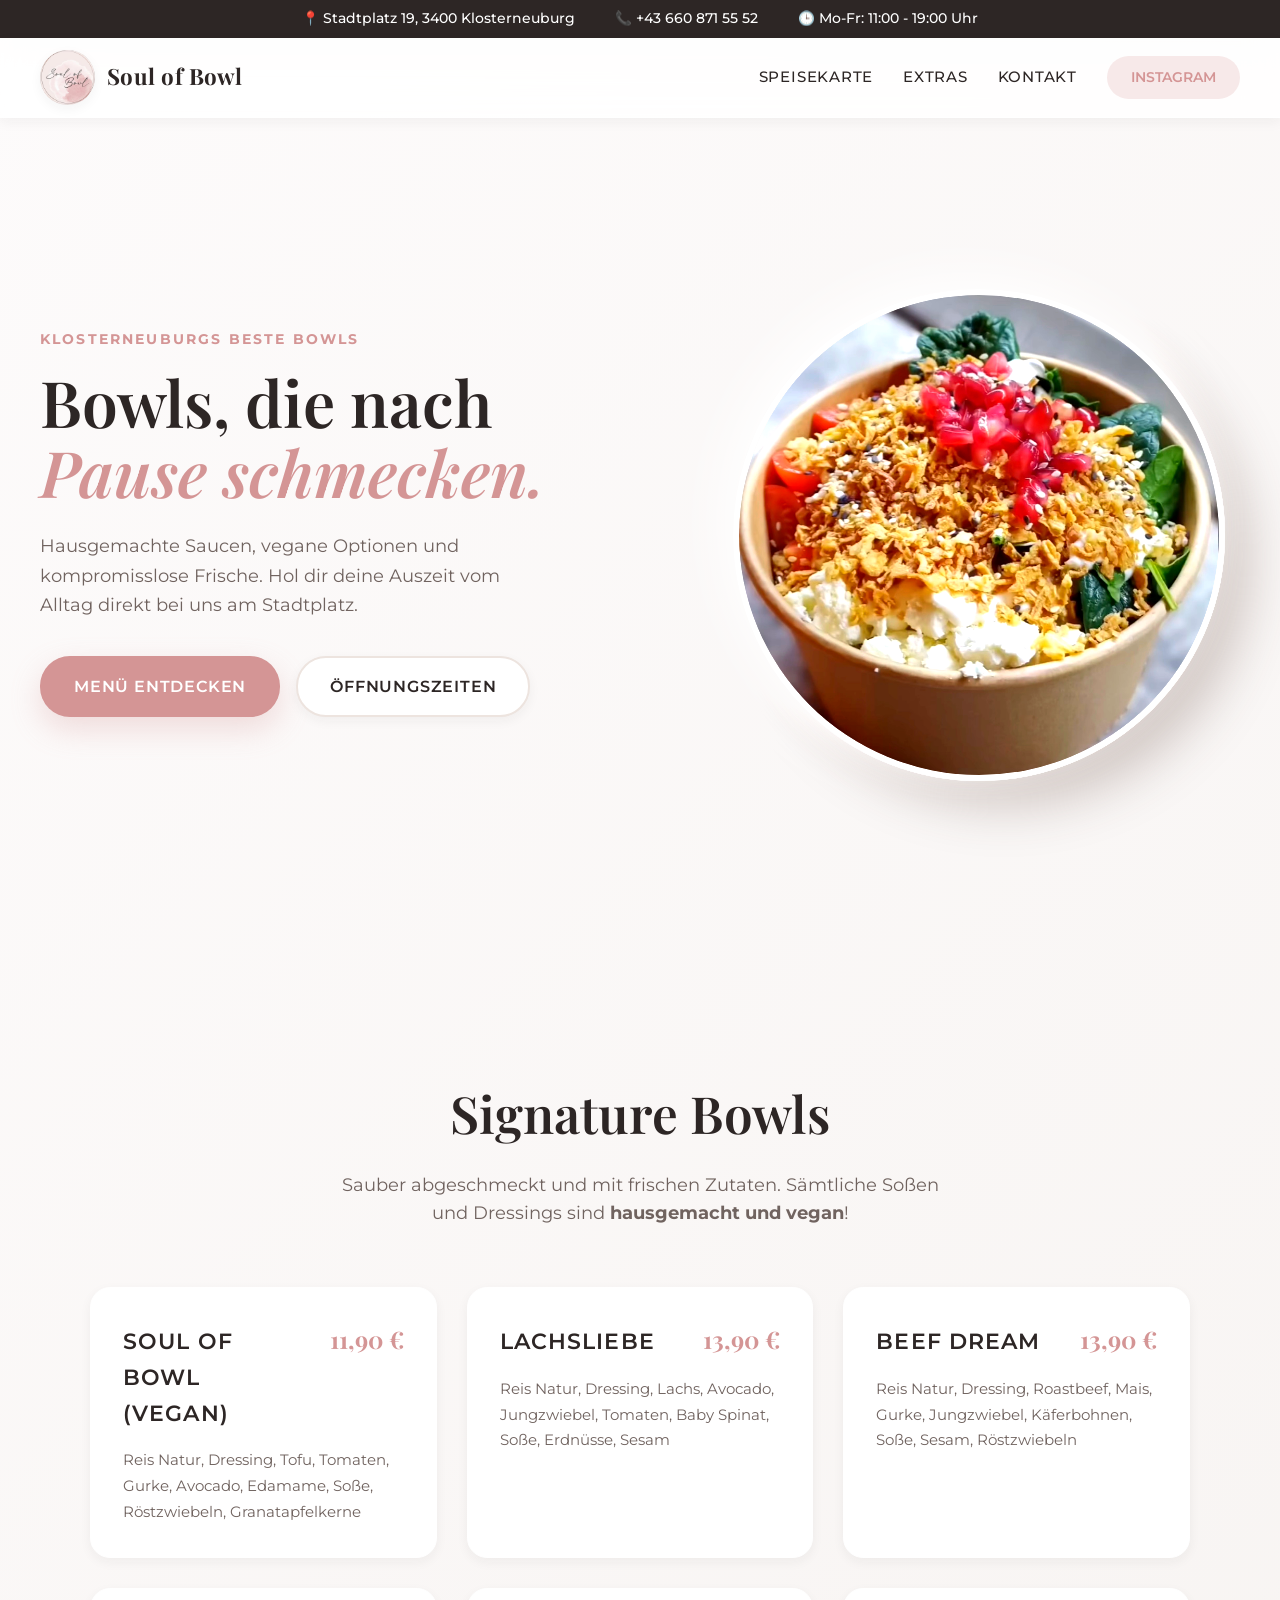
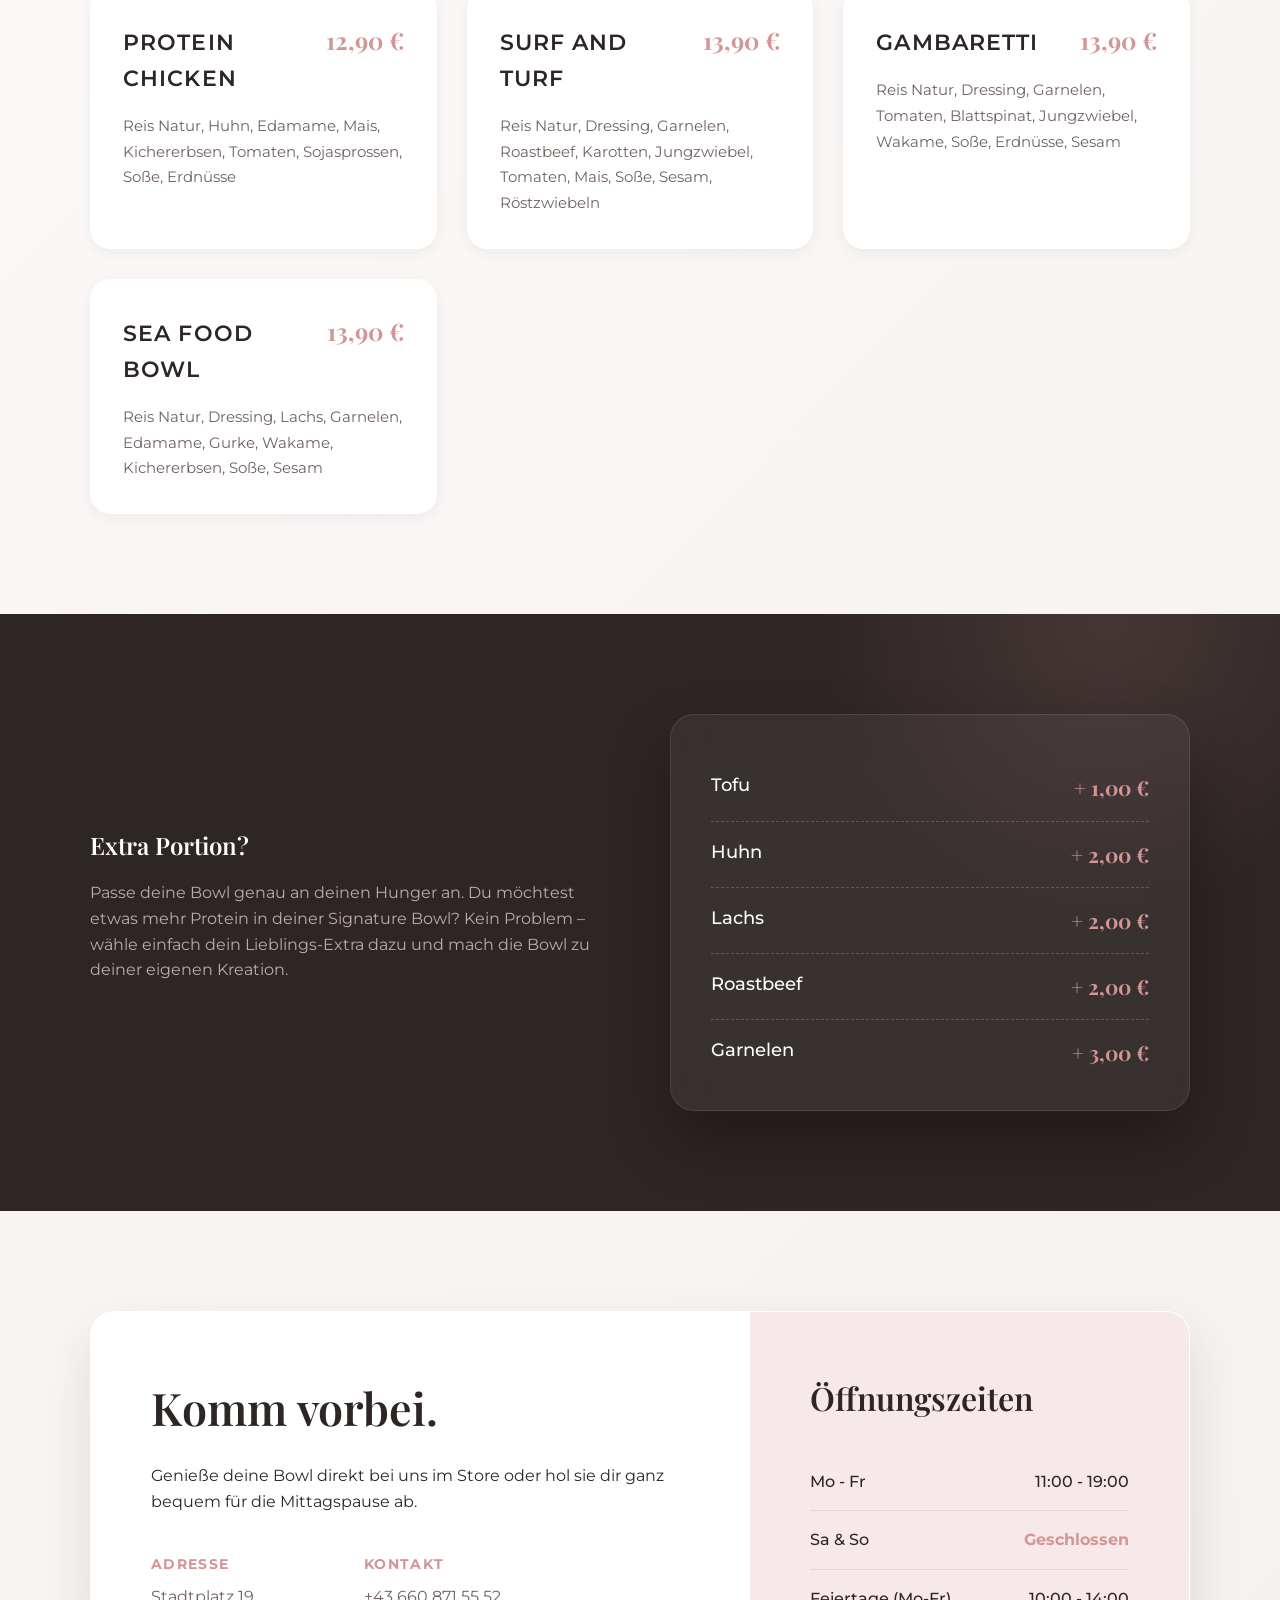
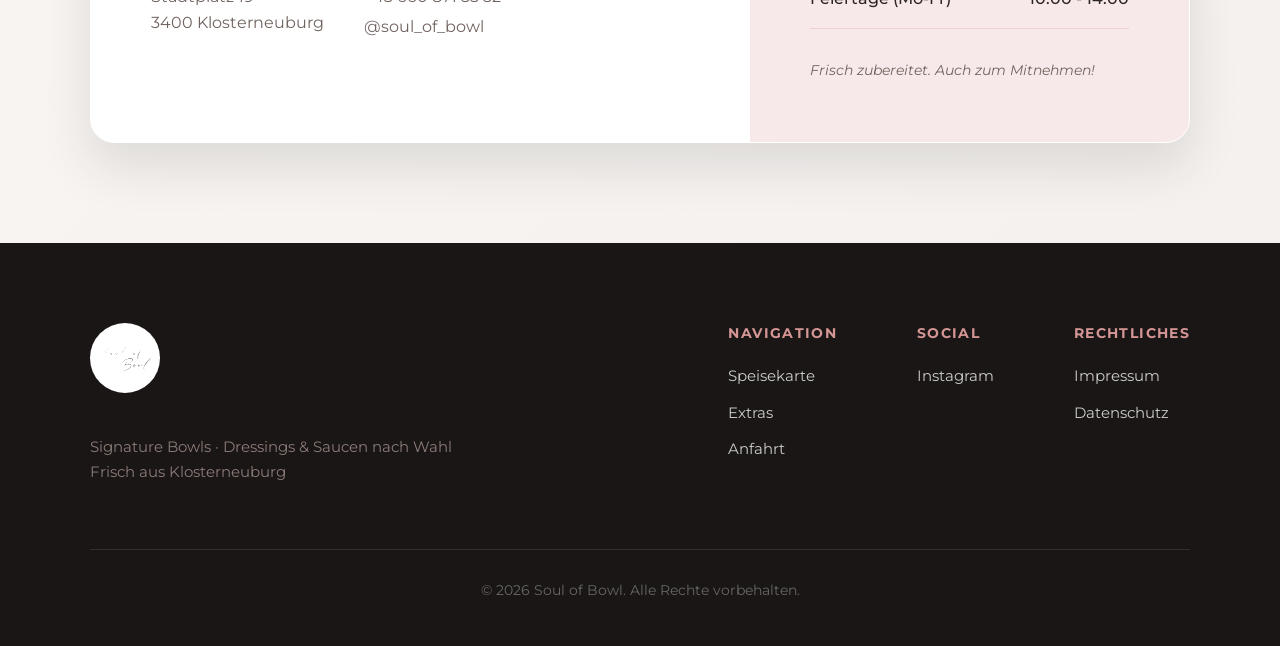
<file: index.html>
<!doctype html>
<html lang="de">
    <head>
        <meta charset="UTF-8" />
        <meta name="viewport" content="width=device-width, initial-scale=1.0" />

        <!-- SEO OPTIMIERUNG -->
        <title>Soul of Bowl | Frische Bowls in Klosterneuburg & Wien Umgebung</title>
        <meta
            name="description"
            content="Soul of Bowl in Klosterneuburg bietet frische, hausgemachte Signature Bowls, vegane Dressings und gesunde Zutaten. Ideal für eine gesunde Pause nahe Wien." />
        <meta
            name="keywords"
            content="Bowls, Klosterneuburg, Wien, gesundes Essen, vegan, Soul of Bowl, Mittagessen, Poke Bowl, Salat, Lachs, Tofu, Restaurant Klosterneuburg" />
        <meta name="author" content="Soul of Bowl" />
        <meta name="robots" content="index, follow" />

        <!-- Open Graph (für Social Media / WhatsApp Links) -->
        <meta property="og:title" content="Soul of Bowl | Frische Bowls in Klosterneuburg" />
        <meta
            property="og:description"
            content="Genieße unsere frischen Signature Bowls mit hausgemachten Saucen. Direkt am Stadtplatz 19 in Klosterneuburg." />
        <meta property="og:image" content="Bildschirmfoto 2026-05-02 um 15.25.47.jpeg" />
        <meta property="og:type" content="restaurant" />
        <meta property="og:locale" content="de_AT" />

        <!-- Schema.org Markup für Local Business (Boost für Google Maps & Local SEO) -->
        <script type="application/ld+json">
            {
                "@context": "https://schema.org",
                "@type": "Restaurant",
                "name": "Soul of Bowl",
                "image": "470900888_960308442672680_8296504157474660680_n.jpg",
                "@id": "",
                "url": "https://www.instagram.com/soul_of_bowl/",
                "telephone": "+436608715552",
                "address": {
                    "@type": "PostalAddress",
                    "streetAddress": "Stadtplatz 19",
                    "addressLocality": "Klosterneuburg",
                    "postalCode": "3400",
                    "addressCountry": "AT"
                },
                "geo": {
                    "@type": "GeoCoordinates",
                    "latitude": 48.3045,
                    "longitude": 16.3245
                },
                "openingHoursSpecification": [
                    {
                        "@type": "OpeningHoursSpecification",
                        "dayOfWeek": ["Monday", "Tuesday", "Wednesday", "Thursday", "Friday"],
                        "opens": "11:00",
                        "closes": "19:00"
                    }
                ],
                "servesCuisine": ["Healthy", "Vegan", "Bowls"]
            }
        </script>

        <link rel="preconnect" href="https://fonts.googleapis.com" />
        <link rel="preconnect" href="https://fonts.gstatic.com" crossorigin />
        <link
            href="https://fonts.googleapis.com/css2?family=Montserrat:wght@300;400;500;600;700&family=Playfair+Display:ital,wght@0,400;0,600;0,700;1,400&display=swap"
            rel="stylesheet" />
        <link rel="stylesheet" href="styles.css" />
    </head>
    <body>
        <div class="top-bar">
            <div class="top-bar-inner">
                <span class="info-item">📍 Stadtplatz 19, 3400 Klosterneuburg</span>
                <span class="info-item">📞 <a href="tel:+436608715552">+43 660 871 55 52</a></span>
                <span class="info-item">🕒 Mo-Fr: 11:00 - 19:00 Uhr</span>
            </div>
        </div>

        <header class="header" id="header">
            <div class="header-inner">
                <a href="index.html" class="logo">
                    <img src="470900888_960308442672680_8296504157474660680_n.jpg" alt="Soul of Bowl Logo" />
                    <span class="brand-text">Soul of Bowl</span>
                </a>
                <button class="nav-toggle" id="nav-toggle" aria-label="Menü öffnen" aria-expanded="false">
                    <span></span><span></span><span></span>
                </button>
                <nav class="nav" id="nav">
                    <a href="#menu" class="nav-link">Speisekarte</a>
                    <a href="#extras" class="nav-link">Extras</a>
                    <a href="#visit" class="nav-link">Kontakt</a>
                    <a href="https://www.instagram.com/soul_of_bowl/" target="_blank" rel="noreferrer" class="nav-btn"
                        >Instagram</a
                    >
                </nav>
            </div>
        </header>

        <main>
            <section class="hero">
                <div class="hero-content reveal">
                    <p class="eyebrow">Klosterneuburgs beste Bowls</p>
                    <h1>Bowls, die nach<br /><span class="highlight">Pause schmecken.</span></h1>
                    <p class="lead">
                        Hausgemachte Saucen, vegane Optionen und kompromisslose Frische. Hol dir deine Auszeit vom
                        Alltag direkt bei uns am Stadtplatz.
                    </p>
                    <div class="hero-actions">
                        <a href="#menu" class="btn primary shadow-btn">Menü entdecken</a>
                        <a href="#visit" class="btn secondary">Öffnungszeiten</a>
                    </div>
                    <div class="hero-badges">
                        
                    </div>
                </div>
                <div class="hero-image-wrapper reveal delay-1">
                    <div class="glow-blob"></div>
                    <!-- Bildbearbeitung via CSS (Freistellung & Beleuchtung) -->
                    <img
                        src="Bildschirmfoto 2026-05-02 um 15.25.47.jpeg"
                        alt="Frische Signature Bowl"
                        class="hero-bowl-img" />
                    
                   
                </div>
            </section>

            <section id="menu" class="section menu-section">
                <div class="section-container">
                    <div class="section-header reveal">
                        <h2>Signature Bowls</h2>
                        <p>
                            Sauber abgeschmeckt und mit frischen Zutaten. Sämtliche Soßen und Dressings sind
                            <strong>hausgemacht und vegan</strong>!
                        </p>
                    </div>
                    <div class="menu-grid" id="menu-list">
                        <!-- Wird durch JavaScript befüllt -->
                    </div>
                </div>
            </section>

            <section id="extras" class="section extras-section">
                <div class="extras-bg-pattern"></div>
                <div class="section-container extras-container">
                    <div class="extras-text reveal">
                        <h2>Extra Portion?</h2>
                        <p>
                            Passe deine Bowl genau an deinen Hunger an. Du möchtest etwas mehr Protein in deiner
                            Signature Bowl? Kein Problem – wähle einfach dein Lieblings-Extra dazu und mach die Bowl zu
                            deiner eigenen Kreation.
                        </p>
                    </div>
                    <div class="extras-card reveal delay-1">
                        <div class="extra-item"><span>Tofu</span><span class="price">+ 1,00 €</span></div>
                        <div class="extra-item"><span>Huhn</span><span class="price">+ 2,00 €</span></div>
                        <div class="extra-item"><span>Lachs</span><span class="price">+ 2,00 €</span></div>
                        <div class="extra-item"><span>Roastbeef</span><span class="price">+ 2,00 €</span></div>
                        <div class="extra-item"><span>Garnelen</span><span class="price">+ 3,00 €</span></div>
                    </div>
                </div>
            </section>

            <section id="visit" class="section visit-section">
                <div class="section-container">
                    <div class="visit-card reveal">
                        <div class="visit-info">
                            <h2>Komm vorbei.</h2>
                            <p>
                                Genieße deine Bowl direkt bei uns im Store oder hol sie dir ganz bequem für die
                                Mittagspause ab.
                            </p>
                            <div class="contact-details">
                                <div class="contact-box">
                                    <strong>Adresse</strong>
                                    <span>Stadtplatz 19<br />3400 Klosterneuburg</span>
                                </div>
                                <div class="contact-box">
                                    <strong>Kontakt</strong>
                                    <span><a href="tel:+436608715552">+43 660 871 55 52</a></span>
                                    <span
                                        ><a href="https://www.instagram.com/soul_of_bowl/" target="_blank"
                                            >@soul_of_bowl</a
                                        ></span
                                    >
                                </div>
                            </div>
                        </div>
                        <div class="visit-hours">
                            <h3>Öffnungszeiten</h3>
                            <div class="hours-row"><span>Mo - Fr</span><span>11:00 - 19:00</span></div>
                            <div class="hours-row"><span>Sa & So</span><span class="closed">Geschlossen</span></div>
                            <div class="hours-row"><span>Feiertage (Mo-Fr)</span><span>10:00 - 14:00</span></div>
                            <div class="hours-footer">Frisch zubereitet. Auch zum Mitnehmen!</div>
                        </div>
                    </div>
                </div>
            </section>
        </main>

        <footer class="footer">
            <div class="footer-container">
                <div class="footer-brand">
                    <img
                        src="470900888_960308442672680_8296504157474660680_n.jpg"
                        alt="Soul of Bowl"
                        class="footer-logo" />
                    <p>Signature Bowls · Dressings & Saucen nach Wahl<br />Frisch aus Klosterneuburg</p>
                </div>
                <div class="footer-links">
                    <div class="link-column">
                        <strong>Navigation</strong>
                        <a href="#menu">Speisekarte</a>
                        <a href="#extras">Extras</a>
                        <a href="#visit">Anfahrt</a>
                    </div>
                    <div class="link-column">
                        <strong>Social</strong>
                        <a href="https://www.instagram.com/soul_of_bowl/" target="_blank" rel="noreferrer">Instagram</a>
                    </div>
                    <div class="link-column">
                        <strong>Rechtliches</strong>
                        <a href="impressum.html">Impressum</a>
                        <a href="impressum.html#datenschutz">Datenschutz</a>
                    </div>
                </div>
            </div>
            <div class="footer-bottom">
                <p>&copy; 2026 Soul of Bowl. Alle Rechte vorbehalten.</p>
            </div>
        </footer>

        <script src="script.js"></script>
    </body>
</html>
</file>
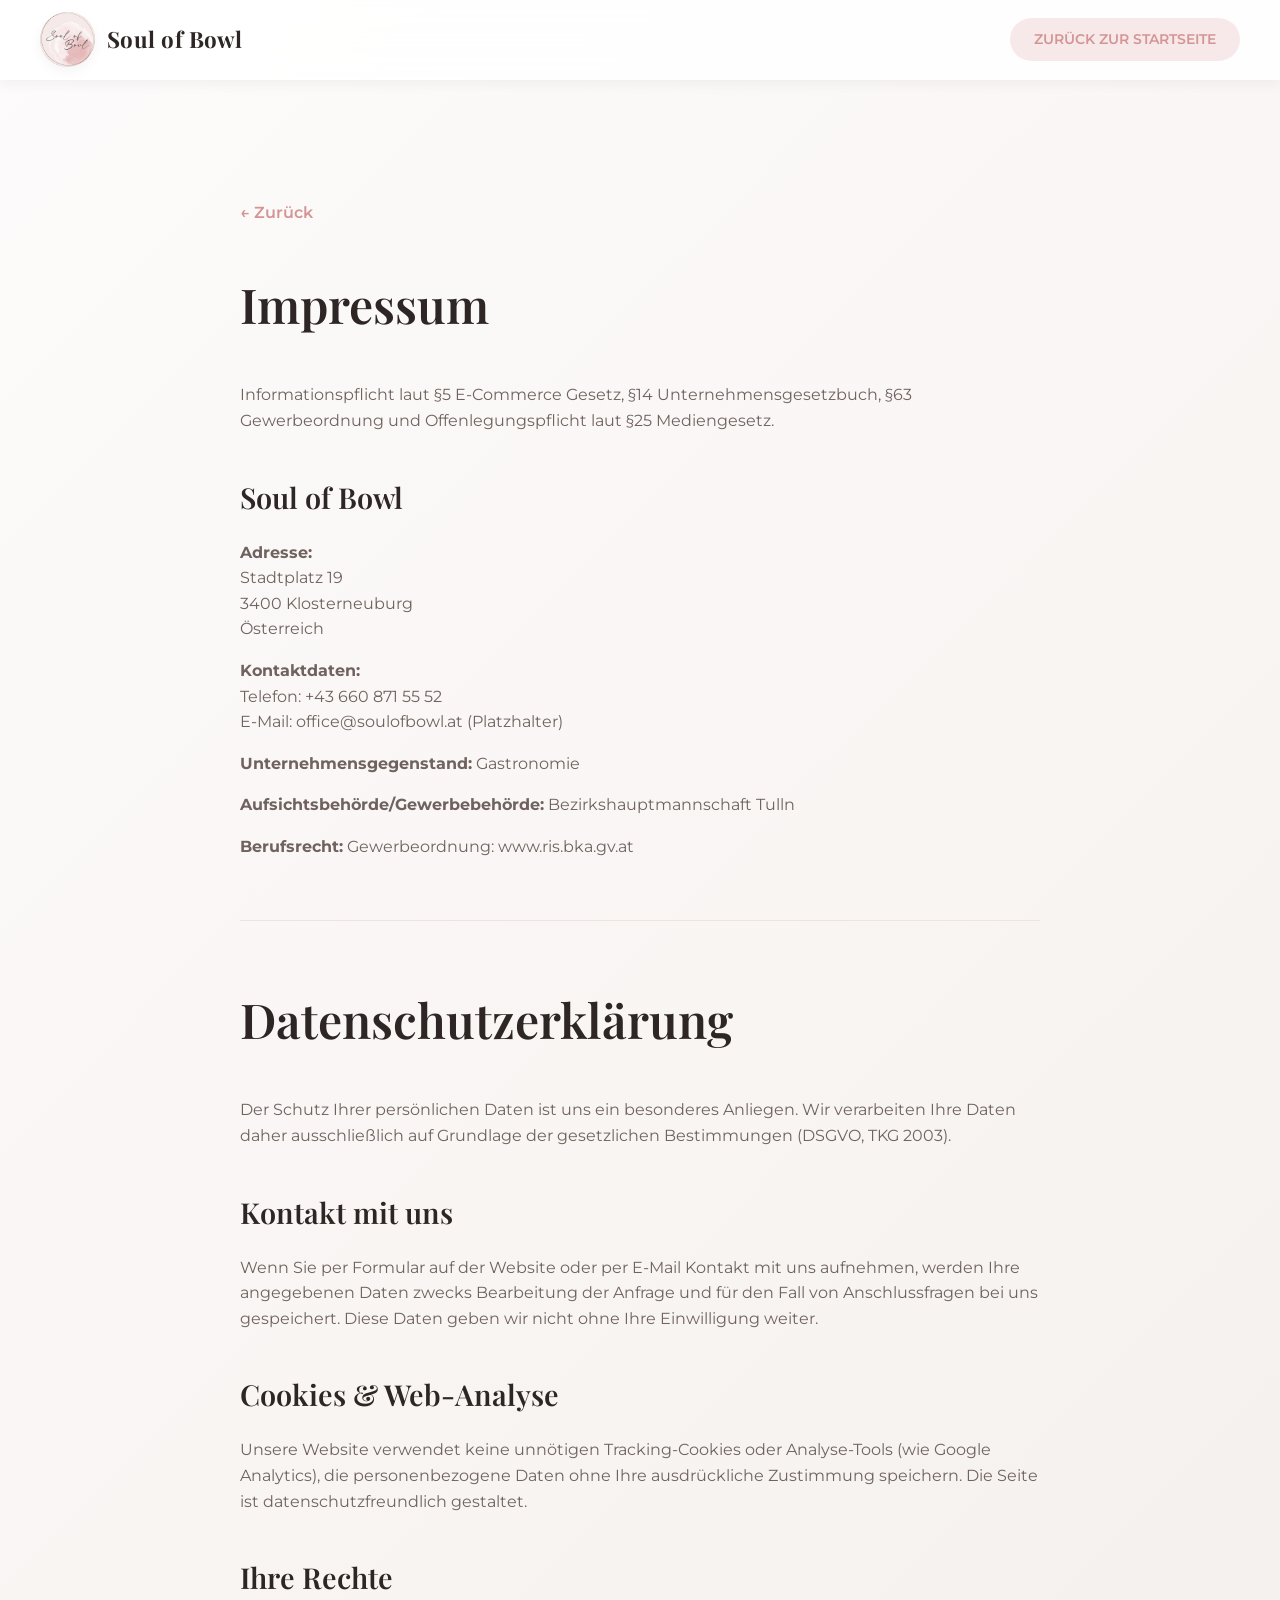
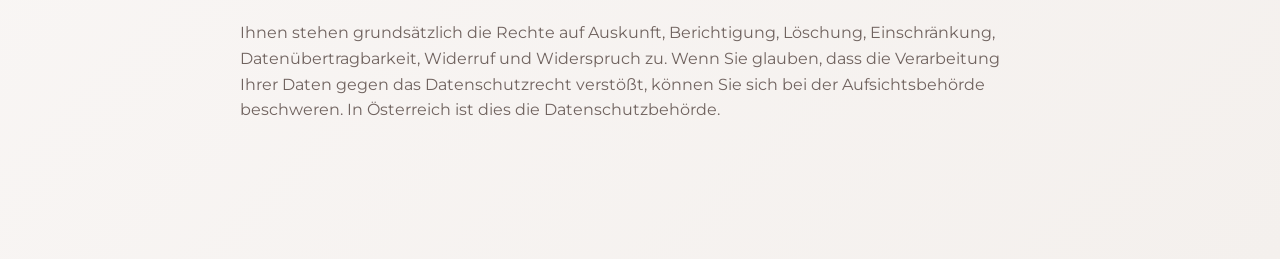
<file: impressum.html>
<!doctype html>
<html lang="de">
    <head>
        <meta charset="UTF-8" />
        <meta name="viewport" content="width=device-width, initial-scale=1.0" />
        <title>Impressum & Datenschutz | Soul of Bowl</title>
        <link rel="preconnect" href="https://fonts.googleapis.com" />
        <link rel="preconnect" href="https://fonts.gstatic.com" crossorigin />
        <link
            href="https://fonts.googleapis.com/css2?family=Montserrat:wght@400;500;600&family=Playfair+Display:wght@600&display=swap"
            rel="stylesheet" />
        <link rel="stylesheet" href="styles.css" />
        <style>
            .legal-section {
                padding: 120px 24px;
                max-width: 800px;
                margin: 0 auto;
            }
            .legal-section h1 {
                font-size: 3rem;
                margin-bottom: 40px;
            }
            .legal-section h2 {
                font-size: 1.8rem;
                margin: 40px 0 20px;
            }
            .legal-section p {
                margin-bottom: 16px;
                color: var(--text-light);
            }
            .back-link {
                display: inline-block;
                margin-bottom: 40px;
                font-weight: 600;
                color: var(--accent);
            }
            .back-link:hover {
                text-decoration: underline;
            }
        </style>
    </head>
    <body>
        <header class="header">
            <div class="header-inner">
                <a href="index.html" class="logo">
                    <img src="470900888_960308442672680_8296504157474660680_n.jpg" alt="Soul of Bowl Logo" />
                    <span class="brand-text">Soul of Bowl</span>
                </a>
                <a href="index.html" class="nav-btn">Zurück zur Startseite</a>
            </div>
        </header>

        <main class="legal-section">
            <a href="index.html" class="back-link">&larr; Zurück</a>

            <h1>Impressum</h1>
            <p>
                Informationspflicht laut §5 E-Commerce Gesetz, §14 Unternehmensgesetzbuch, §63 Gewerbeordnung und
                Offenlegungspflicht laut §25 Mediengesetz.
            </p>

            <h2>Soul of Bowl</h2>
            <p>
                <strong>Adresse:</strong><br />
                Stadtplatz 19<br />
                3400 Klosterneuburg<br />
                Österreich
            </p>

            <p>
                <strong>Kontaktdaten:</strong><br />
                Telefon: <a href="tel:+436608715552">+43 660 871 55 52</a><br />
                E-Mail: office@soulofbowl.at (Platzhalter)
            </p>

            <p><strong>Unternehmensgegenstand:</strong> Gastronomie</p>
            <p><strong>Aufsichtsbehörde/Gewerbebehörde:</strong> Bezirkshauptmannschaft Tulln</p>
            <p><strong>Berufsrecht:</strong> Gewerbeordnung: www.ris.bka.gv.at</p>

            <hr style="margin: 60px 0; border: 0; border-top: 1px solid var(--border)" />

            <h1 id="datenschutz">Datenschutzerklärung</h1>
            <p>
                Der Schutz Ihrer persönlichen Daten ist uns ein besonderes Anliegen. Wir verarbeiten Ihre Daten daher
                ausschließlich auf Grundlage der gesetzlichen Bestimmungen (DSGVO, TKG 2003).
            </p>

            <h2>Kontakt mit uns</h2>
            <p>
                Wenn Sie per Formular auf der Website oder per E-Mail Kontakt mit uns aufnehmen, werden Ihre angegebenen
                Daten zwecks Bearbeitung der Anfrage und für den Fall von Anschlussfragen bei uns gespeichert. Diese
                Daten geben wir nicht ohne Ihre Einwilligung weiter.
            </p>

            <h2>Cookies & Web-Analyse</h2>
            <p>
                Unsere Website verwendet keine unnötigen Tracking-Cookies oder Analyse-Tools (wie Google Analytics), die
                personenbezogene Daten ohne Ihre ausdrückliche Zustimmung speichern. Die Seite ist datenschutzfreundlich
                gestaltet.
            </p>

            <h2>Ihre Rechte</h2>
            <p>
                Ihnen stehen grundsätzlich die Rechte auf Auskunft, Berichtigung, Löschung, Einschränkung,
                Datenübertragbarkeit, Widerruf und Widerspruch zu. Wenn Sie glauben, dass die Verarbeitung Ihrer Daten
                gegen das Datenschutzrecht verstößt, können Sie sich bei der Aufsichtsbehörde beschweren. In Österreich
                ist dies die Datenschutzbehörde.
            </p>
        </main>
    </body>
</html>
</file>
<file: styles.css>
/* Soul of Bowl | Premium Redesign
   Mehr Tiefe (weniger "flat"), bessere Beleuchtung und optimiertes SEO-Layout
*/

:root {
    --bg-main: #faf7f5;
    --bg-card: #ffffff;
    --text-main: #2d2625;
    --text-light: #70635f;
    --accent: #d49595;
    --accent-light: #f7e9e9;
    --border: #ede4df;
    
    --font-head: 'Playfair Display', serif;
    --font-body: 'Montserrat', sans-serif;
    
    --shadow-sm: 0 4px 12px rgba(45, 38, 37, 0.05);
    --shadow-md: 0 12px 30px rgba(45, 38, 37, 0.08);
    --shadow-lg: 0 24px 50px rgba(45, 38, 37, 0.12);
    --shadow-color: rgba(212, 149, 149, 0.3);
    
    --transition: all 0.4s cubic-bezier(0.16, 1, 0.3, 1);
}

html { scroll-behavior: smooth; font-size: 16px; }

body {
    margin: 0; padding: 0;
    font-family: var(--font-body);
    color: var(--text-main);
    /* Hintergrund mit leichtem Gradient für mehr Tiefe */
    background: linear-gradient(135deg, #fdfbfb 0%, #f4f0ed 100%);
    line-height: 1.6;
    overflow-x: hidden;
}

h1, h2, h3, h4 { font-family: var(--font-head); font-weight: 600; margin: 0; color: var(--text-main); }
a { color: inherit; text-decoration: none; transition: var(--transition); }

/* --- Top Bar --- */
.top-bar {
    background: var(--text-main); color: #fff; font-size: 0.85rem; padding: 8px 0; font-weight: 500;
}
.top-bar-inner {
    max-width: 1200px; margin: 0 auto; display: flex; justify-content: center; gap: 40px; padding: 0 24px; flex-wrap: wrap;
}
.top-bar a:hover { color: var(--accent); }

/* --- Header mit Logo --- */
.header {
    position: sticky; top: 0; z-index: 100;
    background: rgba(255, 255, 255, 0.85);
    backdrop-filter: blur(16px);
    border-bottom: 1px solid rgba(255,255,255,0.4);
    box-shadow: var(--shadow-sm);
    transition: var(--transition);
}
.header-inner {
    max-width: 1200px; margin: 0 auto; padding: 12px 24px;
    display: flex; align-items: center; justify-content: space-between;
}
.logo { display: flex; align-items: center; gap: 12px; }
.logo img { height: 55px; width: 55px; border-radius: 50%; box-shadow: var(--shadow-sm); }
.brand-text { font-family: var(--font-head); font-size: 1.4rem; font-weight: 700; letter-spacing: 0.02em; }

.nav { display: flex; align-items: center; gap: 30px; }
.nav-link { font-weight: 500; font-size: 0.95rem; text-transform: uppercase; letter-spacing: 0.05em; position: relative; }
.nav-link::after { content:''; position: absolute; bottom:-4px; left:0; width:0; height:2px; background:var(--accent); transition:var(--transition); }
.nav-link:hover::after { width:100%; }

.nav-btn {
    font-weight: 600; font-size: 0.9rem; text-transform: uppercase;
    background: var(--accent-light); color: var(--accent); padding: 10px 24px; border-radius: 30px;
}
.nav-btn:hover { background: var(--accent); color: #fff; box-shadow: 0 8px 20px var(--shadow-color); transform: translateY(-2px); }

/* Mobile Toggle */
.nav-toggle { display: none; background: none; border: none; cursor: pointer; flex-direction: column; gap: 5px; }
.nav-toggle span { display: block; width: 28px; height: 2px; background: var(--text-main); }

/* --- HERO SECTION --- */
.hero {
    max-width: 1200px; margin: 0 auto; padding: 80px 24px 100px;
    display: grid; grid-template-columns: 1.1fr 0.9fr; gap: 40px; align-items: center; min-height: 75vh;
}
.hero-content { z-index: 2; }
.eyebrow { font-size: 0.9rem; text-transform: uppercase; letter-spacing: 0.15em; color: var(--accent); font-weight: 700; margin-bottom: 16px; }
.hero h1 { font-size: clamp(3rem, 5vw, 4.8rem); line-height: 1.1; margin-bottom: 24px; }
.highlight { color: var(--accent); font-style: italic; }
.lead { font-size: 1.15rem; color: var(--text-light); margin-bottom: 36px; max-width: 500px; }

.hero-actions { display: flex; gap: 16px; margin-bottom: 40px; }
.btn {
    display: inline-flex; align-items: center; justify-content: center;
    padding: 16px 32px; font-weight: 600; text-transform: uppercase; letter-spacing: 0.05em;
    border-radius: 30px; cursor: pointer; border: 2px solid transparent;
}
.btn.primary { background: var(--accent); color: #fff; }
.shadow-btn { box-shadow: 0 12px 30px var(--shadow-color); }
.btn.primary:hover { transform: translateY(-3px); box-shadow: 0 15px 35px var(--shadow-color); filter: brightness(1.05); }
.btn.secondary { background: #fff; color: var(--text-main); border-color: var(--border); box-shadow: var(--shadow-sm); }
.btn.secondary:hover { border-color: var(--text-main); transform: translateY(-3px); }

.hero-badges { display: flex; gap: 16px; }
.badge { background: #fff; padding: 8px 16px; border-radius: 20px; font-size: 0.85rem; font-weight: 600; box-shadow: var(--shadow-sm); color: var(--text-light); }

/* --- BILD OPTIMIERUNG (Freistellung & Beleuchtung via CSS) --- */
.hero-image-wrapper {
    position: relative;
    display: flex; justify-content: center; align-items: center;
}
.glow-blob {
    position: absolute;
    width: 350px; height: 350px;
    background: radial-gradient(circle, rgba(212,149,149,0.4) 0%, rgba(212,149,149,0) 70%);
    border-radius: 50%; z-index: 0;
    animation: pulse 6s ease-in-out infinite;
}
@keyframes pulse { 0% { transform: scale(1); opacity: 0.8; } 50% { transform: scale(1.1); opacity: 1; } 100% { transform: scale(1); opacity: 0.8; } }

.hero-bowl-img {
    width: 100%;
    max-width: 480px;
    aspect-ratio: 1 / 1;
    object-fit: cover;
    z-index: 1;
    /* FREISTELLUNG: Macht das Bild perfekt rund, um es wie einen ausgeschnittenen Teller wirken zu lassen */
    border-radius: 50%;
    /* BELICHTUNG: Verbessert Kontrast, Helligkeit und Farben des Fotos */
    filter: brightness(1.08) contrast(1.15) saturate(1.2);
    /* TIEFE: 3D Schatten Effekt */
    box-shadow: 
        -15px -15px 40px rgba(255,255,255,0.8), /* Highlight oben links */
        25px 25px 50px rgba(80, 60, 50, 0.25);  /* Tiefer Schatten unten rechts */
    border: 6px solid #fff; /* Fester weißer Rand für einen Clean-Look */
    animation: float 7s ease-in-out infinite;
}
@keyframes float { 0% { transform: translateY(0) rotate(0deg); } 50% { transform: translateY(-15px) rotate(2deg); } 100% { transform: translateY(0) rotate(0deg); } }

.floating-badge {
    position: absolute; bottom: 30px; left: -20px; z-index: 2;
    background: rgba(255, 255, 255, 0.95); backdrop-filter: blur(10px);
    padding: 16px 24px; border-radius: 16px; box-shadow: var(--shadow-md);
    display: flex; flex-direction: column;
    animation: float 6s ease-in-out infinite reverse;
}
.floating-badge span { font-size: 0.8rem; text-transform: uppercase; color: var(--accent); font-weight: 700; letter-spacing: 0.1em; }
.floating-badge strong { font-family: var(--font-head); font-size: 1.2rem; }

/* --- SECTIONS --- */
.section { padding: 100px 24px; }
.section-container { max-width: 1100px; margin: 0 auto; }
.section-header { text-align: center; margin-bottom: 60px; }
.section-header h2 { font-size: 3.2rem; margin-bottom: 16px; }
.section-header p { font-size: 1.1rem; color: var(--text-light); max-width: 600px; margin: 0 auto; }

/* --- MENU (3D Cards statt Flat) --- */
.menu-grid {
    display: grid; grid-template-columns: repeat(auto-fit, minmax(320px, 1fr)); gap: 30px;
}
.menu-item {
    background: var(--bg-card);
    padding: 32px;
    border-radius: 20px;
    box-shadow: var(--shadow-sm);
    border: 1px solid #fff;
    transition: var(--transition);
    position: relative;
    overflow: hidden;
}
.menu-item::before {
    content:''; position: absolute; top:0; left:0; width:4px; height:100%; background: var(--accent);
    transform: scaleY(0); transition: var(--transition); transform-origin: bottom;
}
.menu-item:hover {
    transform: translateY(-8px);
    box-shadow: var(--shadow-lg);
}
.menu-item:hover::before { transform: scaleY(1); }

.menu-item-top { display: flex; justify-content: space-between; align-items: flex-start; margin-bottom: 16px; }
.menu-item h3 { font-size: 1.4rem; letter-spacing: 0.05em; text-transform: uppercase; font-family: var(--font-body); }
.menu-price { font-family: var(--font-head); font-size: 1.5rem; font-weight: 700; color: var(--accent); }
.menu-ingredients { color: var(--text-light); font-size: 0.95rem; line-height: 1.7; margin: 0; }

/* --- EXTRAS SECTION --- */
.extras-section { position: relative; background: var(--text-main); color: #fff; overflow: hidden; }
.extras-section h2 { color: #fff; }
.extras-section p { color: #bbaea8; }
.extras-bg-pattern {
    position: absolute; top: -50%; right: -10%; width: 600px; height: 600px;
    background: radial-gradient(circle, rgba(212,149,149,0.15) 0%, transparent 70%); border-radius: 50%;
}
.extras-container { display: grid; grid-template-columns: 1fr 1fr; gap: 60px; align-items: center; position: relative; z-index: 1; }
.extras-card {
    background: rgba(255, 255, 255, 0.05); backdrop-filter: blur(20px);
    border: 1px solid rgba(255,255,255,0.1); border-radius: 24px; padding: 40px;
    box-shadow: 0 30px 60px rgba(0,0,0,0.3);
}
.extra-item {
    display: flex; justify-content: space-between; padding: 16px 0; border-bottom: 1px dashed rgba(255,255,255,0.2);
    font-size: 1.1rem; font-weight: 500;
}
.extra-item:last-child { border-bottom: none; padding-bottom: 0; }
.extra-item .price { color: var(--accent); font-weight: 700; font-family: var(--font-head); font-size: 1.3rem; }

/* --- VISIT SECTION --- */
.visit-card {
    display: grid; grid-template-columns: 1.2fr 0.8fr; background: var(--bg-card);
    border-radius: 24px; overflow: hidden; box-shadow: var(--shadow-lg); border: 1px solid #fff;
}
.visit-info { padding: 60px; }
.visit-info h2 { font-size: 2.8rem; margin-bottom: 20px; }
.contact-details { display: flex; gap: 40px; margin-top: 40px; }
.contact-box strong { display: block; font-size: 0.85rem; text-transform: uppercase; color: var(--accent); letter-spacing: 0.1em; margin-bottom: 8px; }
.contact-box span { display: block; color: var(--text-light); line-height: 1.6; margin-bottom: 4px; }
.contact-box a:hover { color: var(--text-main); text-decoration: underline; }

.visit-hours { background: var(--accent-light); padding: 60px; }
.visit-hours h3 { font-size: 2rem; margin-bottom: 30px; }
.hours-row { display: flex; justify-content: space-between; padding: 16px 0; border-bottom: 1px solid rgba(212,149,149,0.3); font-weight: 500; }
.closed { color: var(--accent); font-weight: 700; }
.hours-footer { margin-top: 30px; font-size: 0.9rem; font-style: italic; color: var(--text-light); }

/* --- FOOTER --- */
.footer { background: #1a1615; color: #fff; padding: 80px 24px 30px; }
.footer-container { max-width: 1100px; margin: 0 auto; display: flex; justify-content: space-between; flex-wrap: wrap; gap: 50px; border-bottom: 1px solid rgba(255,255,255,0.1); padding-bottom: 50px; }
.footer-logo { width: 70px; border-radius: 50%; margin-bottom: 20px; filter: grayscale(100%) brightness(1.5); }
.footer-brand p { color: #8a7c78; font-size: 0.95rem; }
.footer-links { display: flex; gap: 80px; flex-wrap: wrap; }
.link-column { display: flex; flex-direction: column; gap: 12px; }
.link-column strong { font-size: 0.85rem; text-transform: uppercase; letter-spacing: 0.1em; color: var(--accent); margin-bottom: 8px; }
.link-column a { color: #ccc; font-size: 0.95rem; }
.link-column a:hover { color: #fff; transform: translateX(5px); }
.footer-bottom { text-align: center; color: #666; font-size: 0.85rem; margin-top: 30px; }

/* --- ANIMATION CLASSES --- */
.reveal { opacity: 0; transform: translateY(40px); transition: all 1s cubic-bezier(0.16, 1, 0.3, 1); }
.reveal.is-visible { opacity: 1; transform: translateY(0); }
.delay-1 { transition-delay: 0.2s; }

/* --- RESPONSIVE --- */
@media (max-width: 992px) {
    .hero { grid-template-columns: 1fr; text-align: center; padding-top: 40px; }
    .hero-content { margin: 0 auto; }
    .hero-actions { justify-content: center; }
    .hero-badges { justify-content: center; }
    .hero-image-wrapper { order: -1; margin-bottom: 40px; }
    .extras-container, .visit-card { grid-template-columns: 1fr; }
    .visit-info, .visit-hours { padding: 40px; }
}
@media (max-width: 768px) {
    .nav {
        position: absolute; top: 100%; left: 0; width: 100%; background: #fff;
        flex-direction: column; padding: 30px 0; box-shadow: var(--shadow-md);
        clip-path: polygon(0 0, 100% 0, 100% 0, 0 0); transition: clip-path 0.4s ease;
    }
    .nav.is-open { clip-path: polygon(0 0, 100% 0, 100% 100%, 0 100%); }
    .nav-toggle { display: flex; }
    .top-bar { display: none; }
    .contact-details { flex-direction: column; gap: 20px; }
    .footer-links { gap: 40px; }
    .hero h1 { font-size: 2.6rem; }
    .floating-badge { display: none; }
}


/* --- Minimal Fixes: Logo, Hero-Bild & Preis-Ausrichtung --- */
.logo img,
.header .logo img {
    display: block;
    flex: 0 0 auto;
    object-fit: cover;
    background: #fff;
}

.hero-image-wrapper {
    min-height: 420px;
}

.hero-bowl-img {
    display: block;
    opacity: 1;
    visibility: visible;
}

.menu-item-top {
    display: flex;
    align-items: baseline;
    justify-content: space-between;
    gap: 18px;
    flex-wrap: nowrap;
}

.menu-item h3 {
    min-width: 0;
    flex: 1 1 auto;
}

.menu-price {
    flex: 0 0 auto;
    white-space: nowrap;
    text-align: right;
}

@media (max-width: 520px) {
    .menu-item {
        padding: 24px 20px;
    }

    .menu-item-top {
        gap: 12px;
    }

    .menu-item h3 {
        font-size: 1.05rem;
        letter-spacing: 0.03em;
    }

    .menu-price {
        font-size: 1.2rem;
    }
}
</file>
